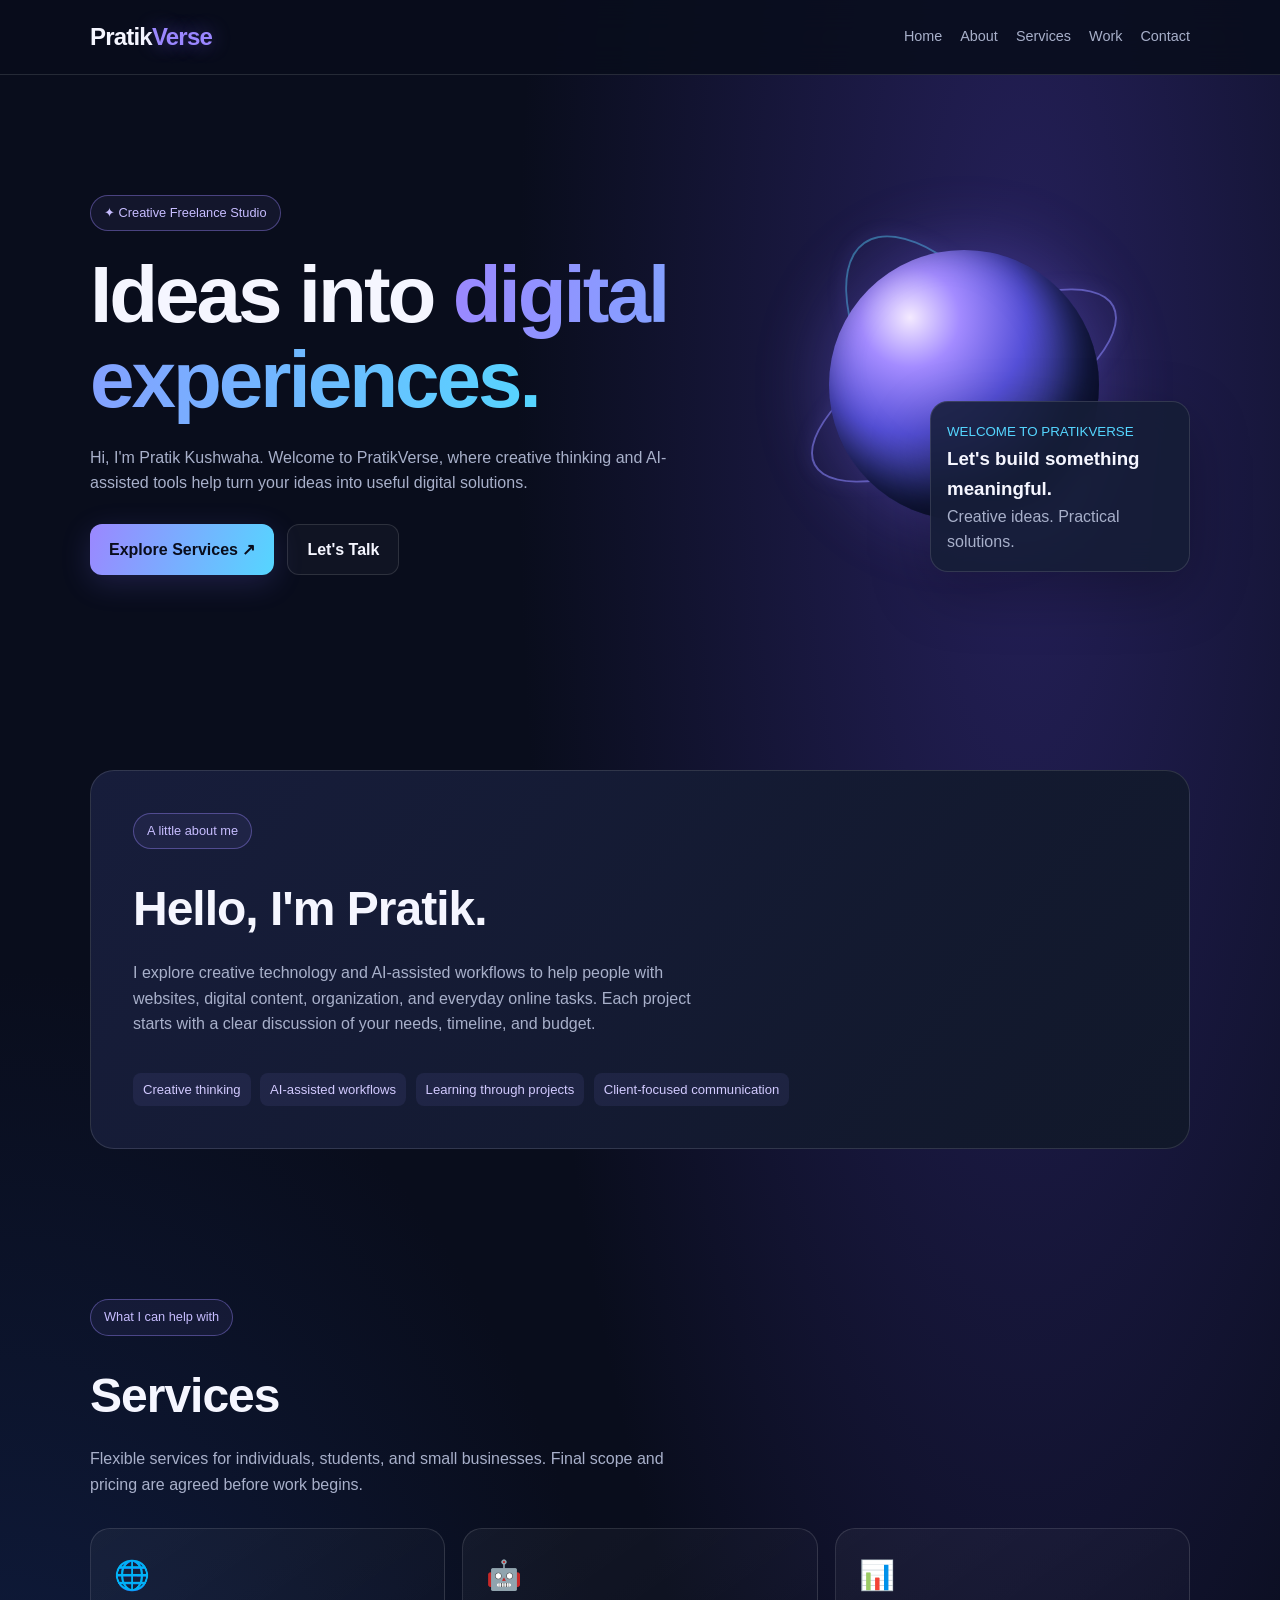
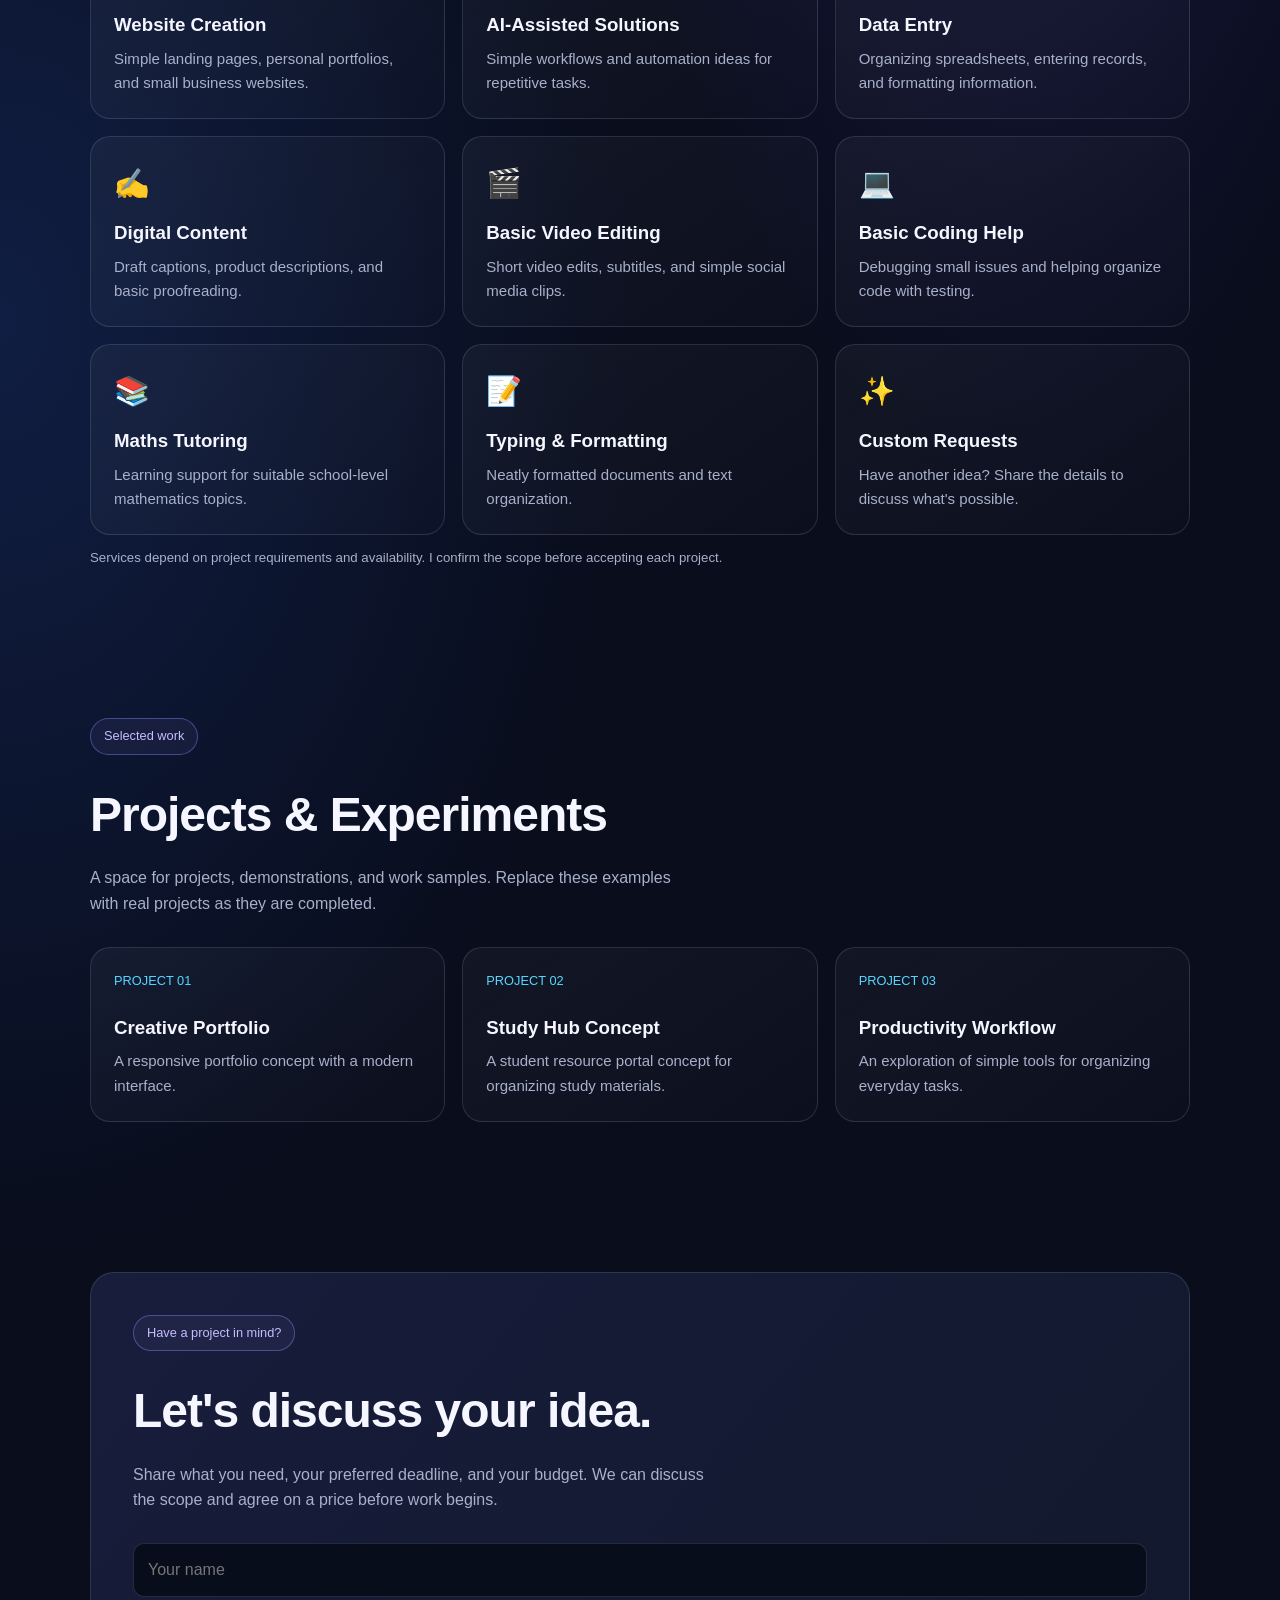
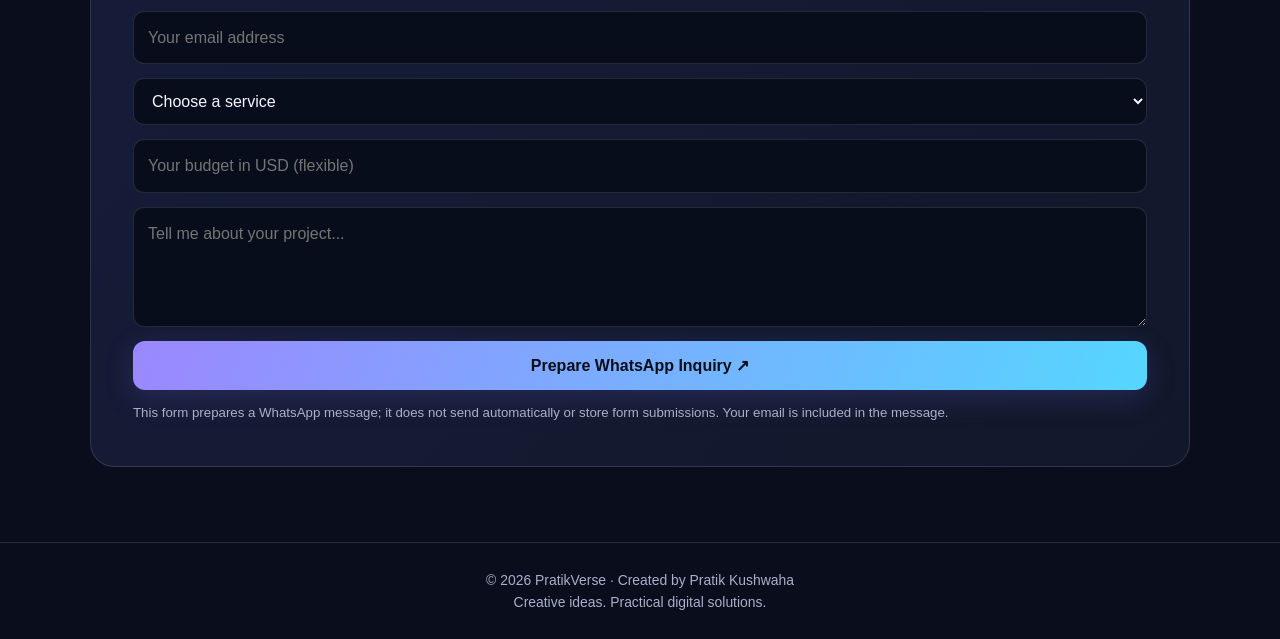
<file: Index.html>
<!DOCTYPE html>
<html lang="en">
<head>
  <meta charset="UTF-8">
  <meta name="viewport" content="width=device-width, initial-scale=1.0">
  <meta name="theme-color" content="#090d1c">
  <meta name="description" content="PratikVerse by Pratik Kushwaha — creative websites, AI-assisted solutions, and digital freelance services.">
  <title>PratikVerse | Creative Freelance Studio</title>

  <style>
    :root {
      --bg: #090d1c;
      --panel: #121a30;
      --purple: #9b87ff;
      --blue: #55d6ff;
      --text: #f5f6ff;
      --muted: #a8b0ca;
      --border: rgba(255,255,255,.12);
    }

    * { box-sizing: border-box; margin: 0; padding: 0; }

    html { scroll-behavior: smooth; }

    body {
      background:
        radial-gradient(ellipse at 80% 10%, #25205a 0, transparent 35%),
        radial-gradient(ellipse at 0% 50%, #101e43 0, transparent 35%),
        var(--bg);
      color: var(--text);
      font-family: Arial, Helvetica, sans-serif;
      line-height: 1.6;
    }

    a { color: inherit; text-decoration: none; }
    button, input, textarea, select { font: inherit; }

    .container { width: min(1100px, 90%); margin: auto; }

    header {
      position: sticky;
      top: 0;
      z-index: 10;
      background: rgba(9,13,28,.88);
      backdrop-filter: blur(16px);
      border-bottom: 1px solid var(--border);
    }

    nav {
      min-height: 74px;
      display: flex;
      align-items: center;
      justify-content: space-between;
      gap: 18px;
    }

    .logo {
      font-size: 1.5rem;
      font-weight: 800;
      letter-spacing: -.8px;
    }

    .logo span {
      color: var(--purple);
      text-shadow: 0 0 20px #8972ff77;
    }

    .nav-links {
      display: flex;
      flex-wrap: wrap;
      gap: 18px;
      font-size: .9rem;
      color: var(--muted);
    }

    .nav-links a:hover { color: var(--blue); }

    .hero {
      min-height: 620px;
      display: grid;
      grid-template-columns: 1.15fr .85fr;
      align-items: center;
      gap: 35px;
      padding: 65px 0;
    }

    .eyebrow {
      display: inline-block;
      padding: 7px 13px;
      border: 1px solid #9b87ff66;
      border-radius: 30px;
      color: #c7bdff;
      background: #9b87ff12;
      font-size: .8rem;
      margin-bottom: 22px;
    }

    h1 {
      font-size: clamp(2.8rem, 7vw, 5rem);
      line-height: 1.06;
      letter-spacing: -3px;
      margin-bottom: 22px;
    }

    .gradient {
      background: linear-gradient(100deg, var(--purple), var(--blue));
      color: transparent;
      background-clip: text;
      -webkit-background-clip: text;
    }

    .hero p, .section-intro {
      color: var(--muted);
      max-width: 590px;
    }

    .actions {
      display: flex;
      gap: 13px;
      flex-wrap: wrap;
      margin-top: 28px;
    }

    .btn {
      display: inline-flex;
      justify-content: center;
      align-items: center;
      padding: 12px 19px;
      border-radius: 12px;
      border: 1px solid var(--border);
      cursor: pointer;
      font-weight: 700;
      transition: transform .2s, box-shadow .2s;
    }

    .btn:hover { transform: translateY(-3px); }

    .primary {
      color: #090d1c;
      background: linear-gradient(110deg, var(--purple), var(--blue));
      border: none;
      box-shadow: 0 8px 30px #7c71ff30;
    }

    .secondary { background: #ffffff08; }

    .visual {
      min-height: 390px;
      display: grid;
      place-items: center;
      position: relative;
      perspective: 900px;
    }

    .orb {
      position: absolute;
      width: 270px;
      height: 270px;
      border-radius: 50%;
      background: radial-gradient(circle at 30% 25%,
        #f4eaff, #a38bff 18%, #5550d8 42%,
        #20285f 68%, #11182e);
      box-shadow: 0 0 75px #826bff55,
                  inset -18px -20px 45px #080c25;
      animation: float 5s ease-in-out infinite;
    }

    .orbit {
      position: absolute;
      width: 340px;
      height: 125px;
      border: 2px solid #8f8aff90;
      border-radius: 50%;
      transform: rotate(-28deg);
      box-shadow: 0 0 20px #8277ff20;
    }

    .orbit.two {
      width: 350px;
      height: 155px;
      border-color: #55d6ff70;
      transform: rotate(55deg);
    }

    .welcome-card {
      position: absolute;
      bottom: 8px;
      right: 0;
      width: min(260px, 90%);
      background: #151d36dd;
      backdrop-filter: blur(15px);
      border: 1px solid var(--border);
      padding: 16px;
      border-radius: 18px;
      box-shadow: 0 20px 60px #0004;
    }

    .welcome-card small { color: var(--blue); }

    @keyframes float {
      0%, 100% { transform: translateY(0) rotateX(-8deg); }
      50% { transform: translateY(-16px) rotateX(8deg); }
    }

    section { padding: 75px 0; }

    .section-title {
      font-size: clamp(2rem, 5vw, 3rem);
      letter-spacing: -1px;
      margin-bottom: 12px;
    }

    .section-intro { margin-bottom: 30px; }

    .grid {
      display: grid;
      grid-template-columns: repeat(3, 1fr);
      gap: 17px;
    }

    .card {
      padding: 23px;
      border: 1px solid var(--border);
      border-radius: 20px;
      background: linear-gradient(145deg, #ffffff0b, #ffffff03);
      transition: transform .25s, border-color .25s;
    }

    .card:hover {
      transform: translateY(-5px);
      border-color: #9b87ff88;
    }

    .card .icon { font-size: 1.8rem; }
    .card h3 { margin: 12px 0 7px; }
    .card p { color: var(--muted); font-size: .94rem; }

    .about-box, .contact-box {
      padding: clamp(22px, 5vw, 42px);
      border: 1px solid var(--border);
      border-radius: 24px;
      background: linear-gradient(130deg, #171d3b, #11182a);
    }

    .tag {
      display: inline-block;
      margin: 6px 5px 0 0;
      padding: 6px 10px;
      border-radius: 8px;
      background: #9b87ff16;
      color: #d2caff;
      font-size: .82rem;
    }

    .project-card {
      min-height: 175px;
      display: flex;
      flex-direction: column;
      justify-content: space-between;
    }

    .project-label { color: var(--blue); font-size: .8rem; }

    form { display: grid; gap: 14px; margin-top: 24px; }

    input, textarea, select {
      width: 100%;
      padding: 13px 14px;
      border-radius: 11px;
      border: 1px solid var(--border);
      color: var(--text);
      background: #080d1b;
      outline: none;
    }

    input:focus, textarea:focus, select:focus {
      border-color: var(--purple);
    }

    textarea { min-height: 120px; resize: vertical; }

    .note { color: var(--muted); font-size: .83rem; margin-top: 12px; }

    footer {
      border-top: 1px solid var(--border);
      padding: 26px 0;
      text-align: center;
      color: var(--muted);
      font-size: .87rem;
    }

    @media (max-width: 760px) {
      nav { padding: 14px 0; align-items: flex-start; flex-direction: column; }
      .nav-links { gap: 12px; }
      .hero { grid-template-columns: 1fr; padding-top: 55px; }
      .visual { min-height: 340px; }
      .orb { width: 220px; height: 220px; }
      .orbit { width: 280px; }
      .orbit.two { width: 285px; }
      .grid { grid-template-columns: 1fr; }
      h1 { letter-spacing: -1.8px; }
    }

    @media (prefers-reduced-motion: reduce) {
      *, *::before, *::after {
        scroll-behavior: auto !important;
        animation: none !important;
        transition: none !important;
      }
    }
  </style>
</head>

<body>
  <header>
    <nav class="container">
      <a class="logo" href="#home">Pratik<span>Verse</span></a>
      <div class="nav-links">
        <a href="#home">Home</a>
        <a href="#about">About</a>
        <a href="#services">Services</a>
        <a href="#work">Work</a>
        <a href="#contact">Contact</a>
      </div>
    </nav>
  </header>

  <main>
    <section class="container hero" id="home">
      <div>
        <span class="eyebrow">✦ Creative Freelance Studio</span>
        <h1>Ideas into <span class="gradient">digital experiences.</span></h1>
        <p>
          Hi, I'm Pratik Kushwaha. Welcome to PratikVerse,
          where creative thinking and AI-assisted tools help
          turn your ideas into useful digital solutions.
        </p>
        <div class="actions">
          <a class="btn primary" href="#services">Explore Services ↗</a>
          <a class="btn secondary" href="#contact">Let's Talk</a>
        </div>
      </div>

      <div class="visual" aria-label="Animated abstract 3D artwork">
        <div class="orbit"></div>
        <div class="orbit two"></div>
        <div class="orb"></div>
        <div class="welcome-card">
          <small>WELCOME TO PRATIKVERSE</small>
          <h3>Let's build something meaningful.</h3>
          <p>Creative ideas. Practical solutions.</p>
        </div>
      </div>
    </section>

    <section id="about">
      <div class="container about-box">
        <span class="eyebrow">A little about me</span>
        <h2 class="section-title">Hello, I'm Pratik.</h2>
        <p class="section-intro">
          I explore creative technology and AI-assisted workflows
          to help people with websites, digital content, organization,
          and everyday online tasks. Each project starts with a clear
          discussion of your needs, timeline, and budget.
        </p>
        <span class="tag">Creative thinking</span>
        <span class="tag">AI-assisted workflows</span>
        <span class="tag">Learning through projects</span>
        <span class="tag">Client-focused communication</span>
      </div>
    </section>

    <section id="services">
      <div class="container">
        <span class="eyebrow">What I can help with</span>
        <h2 class="section-title">Services</h2>
        <p class="section-intro">
          Flexible services for individuals, students, and small businesses.
          Final scope and pricing are agreed before work begins.
        </p>

        <div class="grid">
          <article class="card">
            <div class="icon">🌐</div>
            <h3>Website Creation</h3>
            <p>Simple landing pages, personal portfolios, and small business websites.</p>
          </article>
          <article class="card">
            <div class="icon">🤖</div>
            <h3>AI-Assisted Solutions</h3>
            <p>Simple workflows and automation ideas for repetitive tasks.</p>
          </article>
          <article class="card">
            <div class="icon">📊</div>
            <h3>Data Entry</h3>
            <p>Organizing spreadsheets, entering records, and formatting information.</p>
          </article>
          <article class="card">
            <div class="icon">✍️</div>
            <h3>Digital Content</h3>
            <p>Draft captions, product descriptions, and basic proofreading.</p>
          </article>
          <article class="card">
            <div class="icon">🎬</div>
            <h3>Basic Video Editing</h3>
            <p>Short video edits, subtitles, and simple social media clips.</p>
          </article>
          <article class="card">
            <div class="icon">💻</div>
            <h3>Basic Coding Help</h3>
            <p>Debugging small issues and helping organize code with testing.</p>
          </article>
          <article class="card">
            <div class="icon">📚</div>
            <h3>Maths Tutoring</h3>
            <p>Learning support for suitable school-level mathematics topics.</p>
          </article>
          <article class="card">
            <div class="icon">📝</div>
            <h3>Typing & Formatting</h3>
            <p>Neatly formatted documents and text organization.</p>
          </article>
          <article class="card">
            <div class="icon">✨</div>
            <h3>Custom Requests</h3>
            <p>Have another idea? Share the details to discuss what's possible.</p>
          </article>
        </div>

        <p class="note">
          Services depend on project requirements and availability.
          I confirm the scope before accepting each project.
        </p>
      </div>
    </section>

    <section id="work">
      <div class="container">
        <span class="eyebrow">Selected work</span>
        <h2 class="section-title">Projects & Experiments</h2>
        <p class="section-intro">
          A space for projects, demonstrations, and work samples.
          Replace these examples with real projects as they are completed.
        </p>
        <div class="grid">
          <article class="card project-card">
            <span class="project-label">PROJECT 01</span>
            <div>
              <h3>Creative Portfolio</h3>
              <p>A responsive portfolio concept with a modern interface.</p>
            </div>
          </article>
          <article class="card project-card">
            <span class="project-label">PROJECT 02</span>
            <div>
              <h3>Study Hub Concept</h3>
              <p>A student resource portal concept for organizing study materials.</p>
            </div>
          </article>
          <article class="card project-card">
            <span class="project-label">PROJECT 03</span>
            <div>
              <h3>Productivity Workflow</h3>
              <p>An exploration of simple tools for organizing everyday tasks.</p>
            </div>
          </article>
        </div>
      </div>
    </section>

    <section id="contact">
      <div class="container contact-box">
        <span class="eyebrow">Have a project in mind?</span>
        <h2 class="section-title">Let's discuss your idea.</h2>
        <p class="section-intro">
          Share what you need, your preferred deadline, and your budget.
          We can discuss the scope and agree on a price before work begins.
        </p>

        <form id="contactForm">
          <input id="clientName" type="text" placeholder="Your name" required>
          <input id="clientEmail" type="email" placeholder="Your email address" required>
          <select id="service" required>
            <option value="">Choose a service</option>
            <option>Website Creation</option>
            <option>AI-Assisted Solutions</option>
            <option>Data Entry</option>
            <option>Digital Content</option>
            <option>Video Editing</option>
            <option>Maths Tutoring</option>
            <option>Basic Coding Help</option>
            <option>Typing and Formatting</option>
            <option>Other</option>
          </select>
          <input id="budget" type="text" placeholder="Your budget in USD (flexible)">
          <textarea id="details" placeholder="Tell me about your project..." required></textarea>
          <button class="btn primary" type="submit">Prepare WhatsApp Inquiry ↗</button>
        </form>

        <p class="note">
          This form prepares a WhatsApp message; it does not send automatically
          or store form submissions. Your email is included in the message.
        </p>
      </div>
    </section>
  </main>

  <footer>
    <div class="container">
      <p>© <span id="year"></span> PratikVerse · Created by Pratik Kushwaha</p>
      <p>Creative ideas. Practical digital solutions.</p>
    </div>
  </footer>

  <script>
    // Replace this with your WhatsApp number, including country code.
    // Use digits only: no + sign, spaces, or dashes.
    const WHATSAPP_NUMBER = "YOUR_WHATSAPP_NUMBER";

    document.getElementById("year").textContent =
      new Date().getFullYear();

    document.getElementById("contactForm").addEventListener("submit", function(event) {
      event.preventDefault();

      if (!/^\d{8,15}$/.test(WHATSAPP_NUMBER)) {
        alert("The website owner needs to set a valid WhatsApp number in the code first.");
        return;
      }

      const name = document.getElementById("clientName").value.trim();
      const email = document.getElementById("clientEmail").value.trim();
      const service = document.getElementById("service").value;
      const budget = document.getElementById("budget").value.trim() || "Flexible";
      const details = document.getElementById("details").value.trim();

      const message =
        "Hello PratikVerse! I'd like to discuss a project.\n\n" +
        "Name: " + name + "\n" +
        "Email: " + email + "\n" +
        "Service: " + service + "\n" +
        "Budget: " + budget + "\n" +
        "Project details: " + details + "\n\n" +
        "Please let me know the next steps.";

      const url = "https://wa.me/" + WHATSAPP_NUMBER +
        "?text=" + encodeURIComponent(message);

      window.open(url, "_blank", "noopener,noreferrer");
    });
  </script>
</body>
</html>
</file>
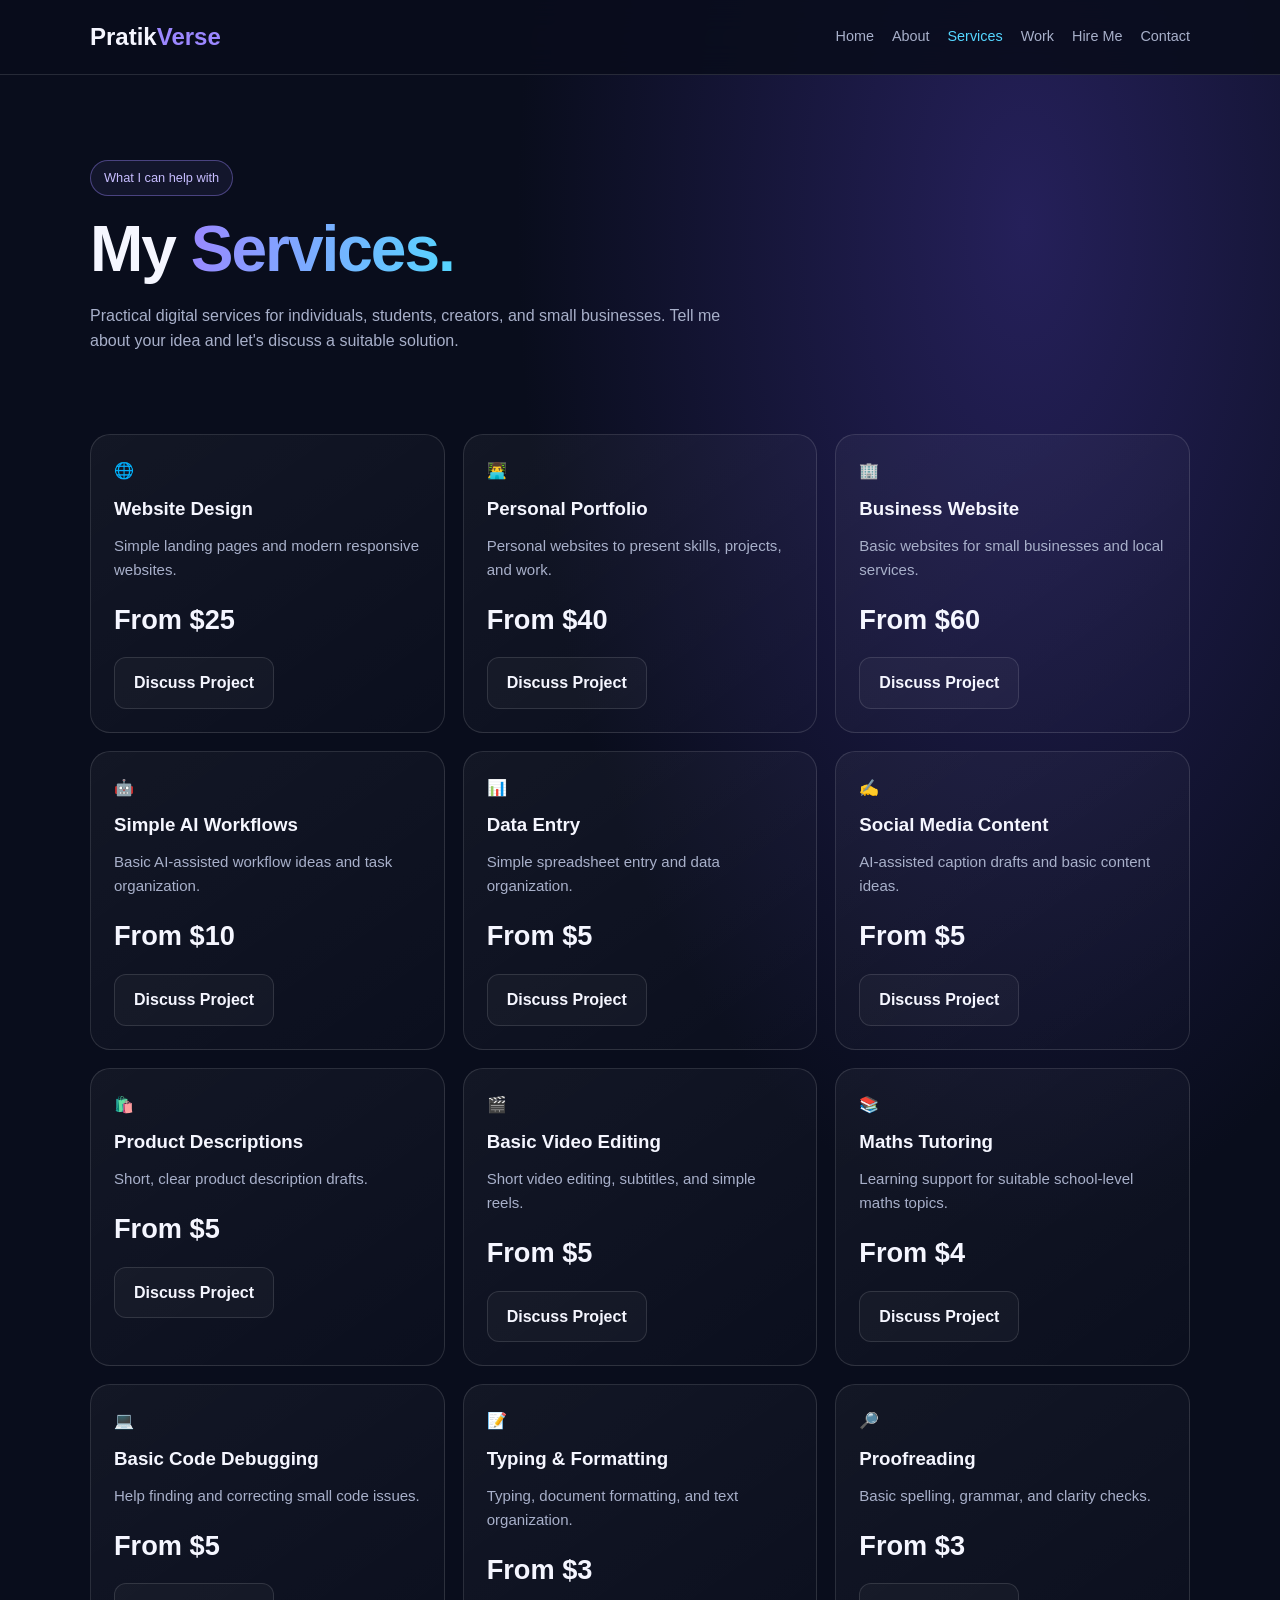
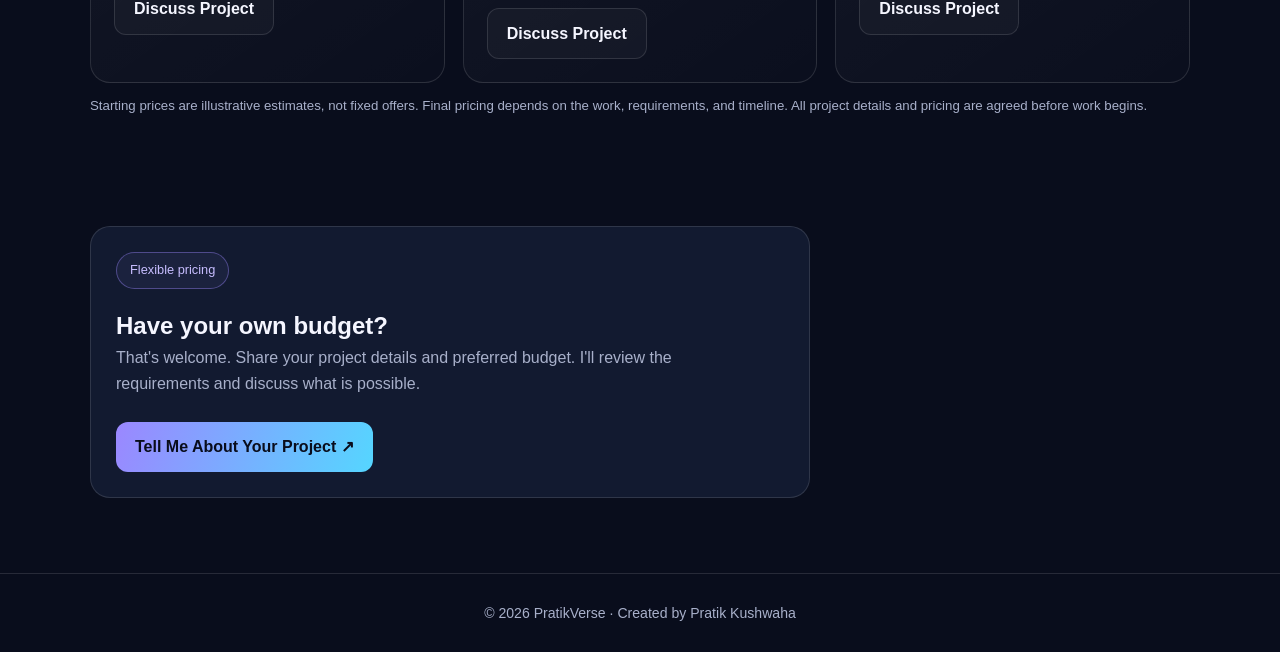
<file: services.html>
<!DOCTYPE html>
<html lang="en">
<head>
  <meta charset="UTF-8">
  <meta name="viewport" content="width=device-width, initial-scale=1.0">
  <meta name="description" content="Explore PratikVerse freelance services and flexible project pricing.">
  <title>Services | PratikVerse</title>
  <link rel="stylesheet" href="style.css">
</head>
<body>

<header class="site-header">
  <nav class="container navbar">
    <a class="logo" href="index.html">Pratik<span>Verse</span></a>
    <div class="nav-links">
      <a href="index.html">Home</a>
      <a href="about.html">About</a>
      <a class="active" href="services.html">Services</a>
      <a href="work.html">Work</a>
      <a href="hire.html">Hire Me</a>
      <a href="contact.html">Contact</a>
    </div>
  </nav>
</header>

<main>
  <section class="container page-hero">
    <span class="eyebrow">What I can help with</span>
    <h1 class="page-title">My <span class="gradient">Services.</span></h1>
    <p class="section-intro">
      Practical digital services for individuals, students,
      creators, and small businesses. Tell me about your idea
      and let's discuss a suitable solution.
    </p>
  </section>

  <section class="container page-section">
    <div class="grid">

      <article class="card reveal">
        <div>🌐</div>
        <h3>Website Design</h3>
        <p>Simple landing pages and modern responsive websites.</p>
        <div class="price">From $25</div>
        <a class="btn secondary" href="hire.html">Discuss Project</a>
      </article>

      <article class="card reveal">
        <div>👨‍💻</div>
        <h3>Personal Portfolio</h3>
        <p>Personal websites to present skills, projects, and work.</p>
        <div class="price">From $40</div>
        <a class="btn secondary" href="hire.html">Discuss Project</a>
      </article>

      <article class="card reveal">
        <div>🏢</div>
        <h3>Business Website</h3>
        <p>Basic websites for small businesses and local services.</p>
        <div class="price">From $60</div>
        <a class="btn secondary" href="hire.html">Discuss Project</a>
      </article>

      <article class="card reveal">
        <div>🤖</div>
        <h3>Simple AI Workflows</h3>
        <p>Basic AI-assisted workflow ideas and task organization.</p>
        <div class="price">From $10</div>
        <a class="btn secondary" href="hire.html">Discuss Project</a>
      </article>

      <article class="card reveal">
        <div>📊</div>
        <h3>Data Entry</h3>
        <p>Simple spreadsheet entry and data organization.</p>
        <div class="price">From $5</div>
        <a class="btn secondary" href="hire.html">Discuss Project</a>
      </article>

      <article class="card reveal">
        <div>✍️</div>
        <h3>Social Media Content</h3>
        <p>AI-assisted caption drafts and basic content ideas.</p>
        <div class="price">From $5</div>
        <a class="btn secondary" href="hire.html">Discuss Project</a>
      </article>

      <article class="card reveal">
        <div>🛍️</div>
        <h3>Product Descriptions</h3>
        <p>Short, clear product description drafts.</p>
        <div class="price">From $5</div>
        <a class="btn secondary" href="hire.html">Discuss Project</a>
      </article>

      <article class="card reveal">
        <div>🎬</div>
        <h3>Basic Video Editing</h3>
        <p>Short video editing, subtitles, and simple reels.</p>
        <div class="price">From $5</div>
        <a class="btn secondary" href="hire.html">Discuss Project</a>
      </article>

      <article class="card reveal">
        <div>📚</div>
        <h3>Maths Tutoring</h3>
        <p>Learning support for suitable school-level maths topics.</p>
        <div class="price">From $4</div>
        <a class="btn secondary" href="hire.html">Discuss Project</a>
      </article>

      <article class="card reveal">
        <div>💻</div>
        <h3>Basic Code Debugging</h3>
        <p>Help finding and correcting small code issues.</p>
        <div class="price">From $5</div>
        <a class="btn secondary" href="hire.html">Discuss Project</a>
      </article>

      <article class="card reveal">
        <div>📝</div>
        <h3>Typing & Formatting</h3>
        <p>Typing, document formatting, and text organization.</p>
        <div class="price">From $3</div>
        <a class="btn secondary" href="hire.html">Discuss Project</a>
      </article>

      <article class="card reveal">
        <div>🔎</div>
        <h3>Proofreading</h3>
        <p>Basic spelling, grammar, and clarity checks.</p>
        <div class="price">From $3</div>
        <a class="btn secondary" href="hire.html">Discuss Project</a>
      </article>

    </div>

    <p class="note">
      Starting prices are illustrative estimates, not fixed offers.
      Final pricing depends on the work, requirements, and timeline.
      All project details and pricing are agreed before work begins.
    </p>
  </section>

  <section class="container page-section">
    <div class="form-box">
      <span class="eyebrow">Flexible pricing</span>
      <h2>Have your own budget?</h2>
      <p class="section-intro">
        That's welcome. Share your project details and preferred
        budget. I'll review the requirements and discuss what is possible.
      </p>
      <br>
      <a class="btn primary" href="hire.html">Tell Me About Your Project ↗</a>
    </div>
  </section>
</main>

<footer class="site-footer">
  <div class="container">
    © <span data-year></span> PratikVerse · Created by Pratik Kushwaha
  </div>
</footer>

<script src="script.js"></script>
</body>
</html>
</file>
<file: style.css>
/* PRATIKVERSE — SHARED WEBSITE STYLES */

:root {
  --bg: #090d1c;
  --panel: #121a30;
  --purple: #9b87ff;
  --blue: #55d6ff;
  --text: #f5f6ff;
  --muted: #a8b0ca;
  --border: rgba(255,255,255,.12);
}

* {
  box-sizing: border-box;
  margin: 0;
  padding: 0;
}

html {
  scroll-behavior: smooth;
}

body {
  min-height: 100vh;
  background:
    radial-gradient(ellipse at 80% 10%, #25205a 0, transparent 35%),
    var(--bg);
  color: var(--text);
  font-family: Arial, Helvetica, sans-serif;
  line-height: 1.6;
}

a {
  color: inherit;
  text-decoration: none;
}

.container {
  width: min(1100px, 90%);
  margin: auto;
}

/* HEADER */

.site-header {
  position: sticky;
  top: 0;
  z-index: 20;
  background: rgba(9,13,28,.9);
  backdrop-filter: blur(16px);
  border-bottom: 1px solid var(--border);
}

.navbar {
  min-height: 74px;
  display: flex;
  align-items: center;
  justify-content: space-between;
  gap: 20px;
}

.logo {
  font-size: 1.5rem;
  font-weight: 800;
}

.logo span {
  color: var(--purple);
}

.nav-links {
  display: flex;
  flex-wrap: wrap;
  gap: 18px;
  color: var(--muted);
  font-size: .9rem;
}

.nav-links a:hover,
.nav-links a.active {
  color: var(--blue);
}

/* PAGE CONTENT */

.page-hero {
  padding: 85px 0 45px;
}

.eyebrow {
  display: inline-block;
  padding: 7px 13px;
  border: 1px solid #9b87ff66;
  border-radius: 30px;
  color: #c7bdff;
  background: #9b87ff12;
  font-size: .8rem;
  margin-bottom: 18px;
}

.page-title {
  font-size: clamp(2.4rem, 7vw, 4rem);
  line-height: 1.1;
  letter-spacing: -2px;
  margin-bottom: 18px;
}

.gradient {
  background: linear-gradient(100deg, var(--purple), var(--blue));
  color: transparent;
  background-clip: text;
  -webkit-background-clip: text;
}

.section-intro {
  color: var(--muted);
  max-width: 650px;
}

.page-section {
  padding: 35px 0 75px;
}

.grid {
  display: grid;
  grid-template-columns: repeat(3, 1fr);
  gap: 18px;
}

.card {
  padding: 23px;
  border: 1px solid var(--border);
  border-radius: 20px;
  background: linear-gradient(145deg, #ffffff0b, #ffffff03);
  transition: transform .25s, border-color .25s;
}

.card:hover {
  transform: translateY(-5px);
  border-color: #9b87ff88;
}

.card h3 {
  margin: 10px 0;
}

.card p {
  color: var(--muted);
  font-size: .94rem;
}

.price {
  font-size: 1.7rem;
  font-weight: 800;
  margin: 16px 0;
}

.price small {
  color: var(--muted);
  font-size: .8rem;
  font-weight: 400;
}

.btn {
  display: inline-flex;
  justify-content: center;
  align-items: center;
  padding: 12px 19px;
  border-radius: 12px;
  font-weight: 700;
  cursor: pointer;
  border: 1px solid var(--border);
}

.primary {
  color: #090d1c;
  background: linear-gradient(110deg, var(--purple), var(--blue));
  border: none;
}

.secondary {
  background: #ffffff08;
  color: var(--text);
}

.form-box {
  max-width: 720px;
  padding: 25px;
  border: 1px solid var(--border);
  border-radius: 20px;
  background: var(--panel);
}

form {
  display: grid;
  gap: 14px;
  margin-top: 20px;
}

input,
textarea,
select {
  width: 100%;
  padding: 13px;
  border-radius: 11px;
  border: 1px solid var(--border);
  color: var(--text);
  background: #080d1b;
  font: inherit;
}

textarea {
  min-height: 120px;
  resize: vertical;
}

.note {
  color: var(--muted);
  font-size: .83rem;
  margin-top: 12px;
}

.site-footer {
  padding: 28px 0;
  text-align: center;
  border-top: 1px solid var(--border);
  color: var(--muted);
  font-size: .88rem;
}

/* ANIMATIONS */

.reveal {
  opacity: 0;
  transform: translateY(18px);
  transition: opacity .6s ease, transform .6s ease;
}

.reveal.visible {
  opacity: 1;
  transform: translateY(0);
}

@media (max-width: 760px) {
  .navbar {
    align-items: flex-start;
    flex-direction: column;
    padding: 14px 0;
  }

  .nav-links {
    gap: 12px;
  }

  .grid {
    grid-template-columns: 1fr;
  }

  .page-hero {
    padding-top: 55px;
  }
}

@media (prefers-reduced-motion: reduce) {
  *,
  *::before,
  *::after {
    scroll-behavior: auto !important;
    animation: none !important;
    transition: none !important;
  }

  .reveal {
    opacity: 1;
    transform: none;
  }
}
</file>
